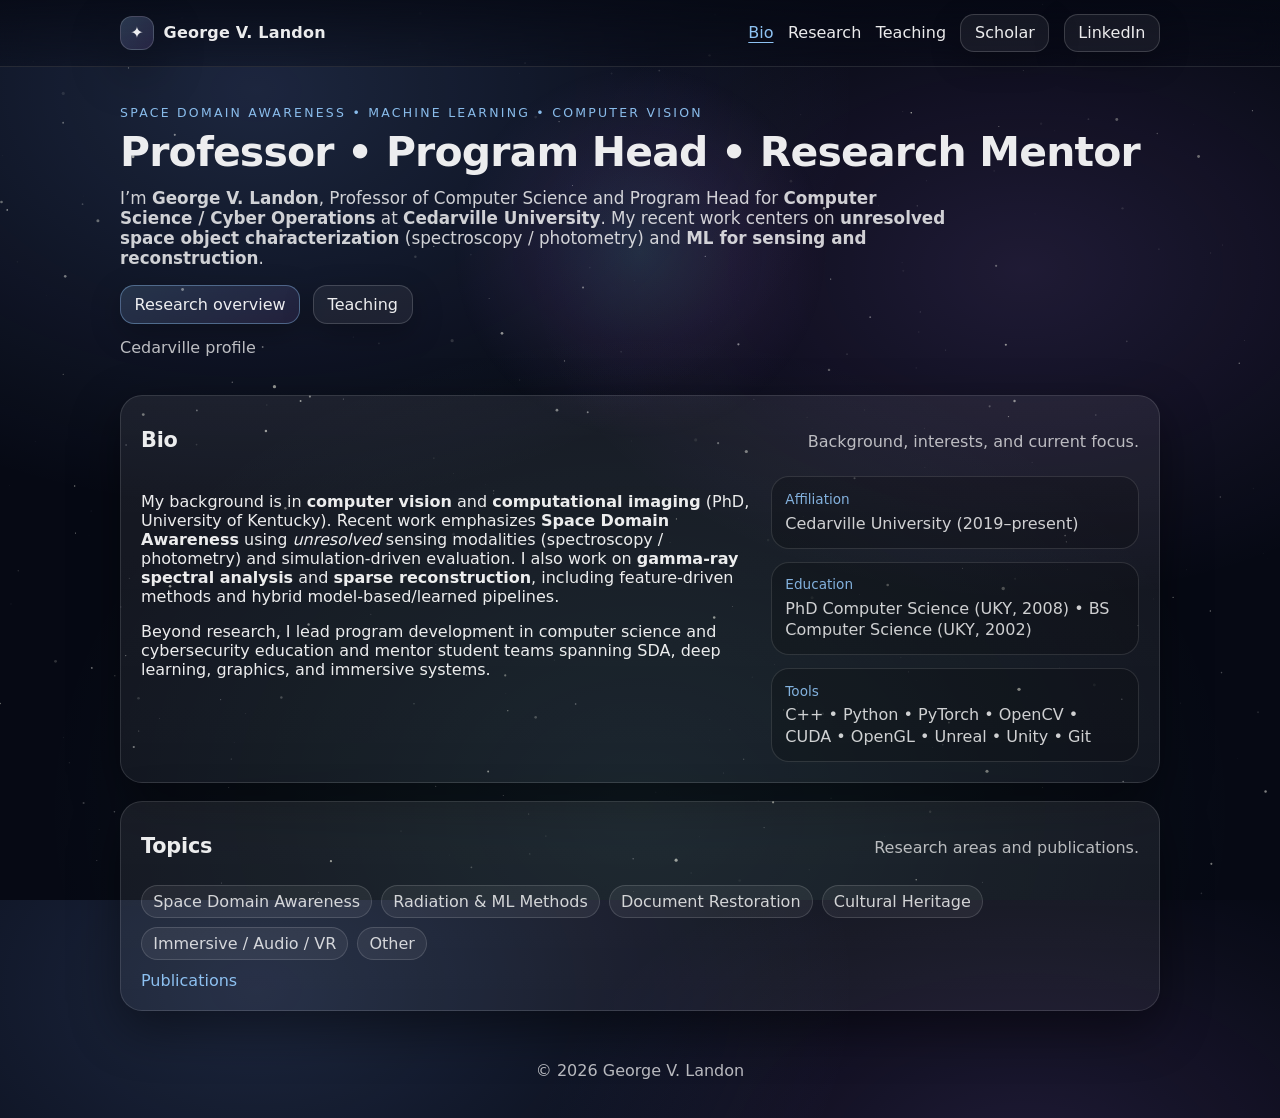
<file: index.html>
<!doctype html>
<html lang="en">
<head>
<!-- Google tag (gtag.js) -->
<script async src="https://www.googletagmanager.com/gtag/js?id=G-XH59N9RR76"></script>
<script>
  window.dataLayer = window.dataLayer || [];
  function gtag(){dataLayer.push(arguments);}
  gtag('js', new Date());

  gtag('config', 'G-XH59N9RR76');
</script>

  <meta charset="utf-8" />
  <meta name="viewport" content="width=device-width, initial-scale=1" />
  <meta name="color-scheme" content="dark" />

  <title>George V. Landon — Bio</title>
  <meta name="description" content="George V. Landon — Professor, program head, and researcher in Space Domain Awareness, machine learning, and computer vision." />

  <meta property="og:title" content="George V. Landon" />
  <meta property="og:description" content="Bio • Research • Teaching" />
  <meta property="og:type" content="website" />

  <link rel="icon" href="data:image/svg+xml,%3Csvg xmlns='http://www.w3.org/2000/svg' viewBox='0 0 64 64'%3E%3Cpath fill='%23b7dbff' d='M32 2l3.6 18.7L54 24.4 38 35.1 41.9 62 32 49.7 22.1 62 26 35.1 10 24.4l18.4-3.7z'/%3E%3C/svg%3E" />

  <link rel="stylesheet" href="styles.css" />
</head>

<body>


  <!-- Background layers -->
  <canvas id="starfield" aria-hidden="true"></canvas>
  <div id="cursorGlow" aria-hidden="true"></div>

  <header class="site-header" id="top">
    <div class="wrap header-inner">
      <a class="brand" href="index.html" aria-label="Home">
        <span class="brand-mark" aria-hidden="true">✦</span>
        <span class="brand-text">George V. Landon</span>
      </a>

      <button class="nav-toggle" type="button" aria-label="Open menu" aria-expanded="false">
        <span aria-hidden="true">☰</span>
      </button>

      <nav class="nav" aria-label="Primary">
        <a data-nav href="index.html">Bio</a>
        <a data-nav href="research.html">Research</a>
        <a data-nav href="teaching.html">Teaching</a>
        <!--<a data-nav href="blog.html">Blog</a>-->
        <a class="btn" href="https://scholar.google.com/citations?hl=en&user=Z_SS2aIAAAAJ" target="_blank" rel="noreferrer">Scholar</a>
        <a class="btn" href="https://www.linkedin.com/in/george-v-landon-jr/" target="_blank" rel="noreferrer">LinkedIn</a>
        <!--<a class="btn" href="https://github.com/georgelandon" target="_blank" rel="noreferrer">GitHub</a>-->
      </nav>
    </div>
  </header>

  <main class="wrap">
    <section class="hero">
      <p class="kicker">Space Domain Awareness • Machine Learning • Computer Vision</p>
      <h1>Professor • Program Head • Research Mentor</h1>
      <p class="lead">
        I’m <strong>George V. Landon</strong>, Professor of Computer Science and Program Head for
        <strong>Computer Science / Cyber Operations</strong> at <strong>Cedarville University</strong>.
        My recent work centers on <strong>unresolved space object characterization</strong> (spectroscopy / photometry)
        and <strong>ML for sensing and reconstruction</strong>.
      </p>

      <div class="hero-actions">
        <a class="btn primary" href="research.html">Research overview</a>
        <a class="btn" href="teaching.html">Teaching</a>
        <!--<a class="btn" href="mailto:@.edu">Email</a>-->
      </div>

      <div class="meta-row">
        <a href="https://www.cedarville.edu/academics/schools/engineering-and-computer-science/faculty/faculty/landon-george" target="_blank" rel="noreferrer">Cedarville profile</a>
        <!--<span class="sep">•</span>
        <a href="https://amostech.com/TechnicalPapers/2025/Poster/Landon.pdf" target="_blank" rel="noreferrer">AMOS 2025 poster</a>
        <span class="sep">•</span>
        <a href="https://www.aiaa-daycin.org/DCASS/list_abs.php" target="_blank" rel="noreferrer">DCASS abstract list</a>-->
      </div>
    </section>

    <section class="card section" id="bio">
      <div class="section-head">
        <h2>Bio</h2>
        <p class="muted">Background, interests, and current focus.</p>
      </div>

      <div class="grid two">
        <div>
          <p>
            My background is in <strong>computer vision</strong> and <strong>computational imaging</strong>
            (PhD, University of Kentucky). Recent work emphasizes <strong>Space Domain Awareness</strong>
            using <em>unresolved</em> sensing modalities (spectroscopy / photometry) and simulation-driven evaluation.
            I also work on <strong>gamma-ray spectral analysis</strong> and <strong>sparse reconstruction</strong>,
            including feature-driven methods and hybrid model-based/learned pipelines.
          </p>
          <p>
            Beyond research, I lead program development in computer science and cybersecurity education and mentor student teams
            spanning SDA, deep learning, graphics, and immersive systems.
          </p>
        </div>

        <div class="callouts">
          <div class="callout">
            <div class="callout-title">Affiliation</div>
            <div class="callout-body">Cedarville University (2019–present)</div>
          </div>
          <div class="callout">
            <div class="callout-title">Education</div>
            <div class="callout-body">PhD Computer Science (UKY, 2008) • BS Computer Science (UKY, 2002)</div>
          </div>
          <div class="callout">
            <div class="callout-title">Tools</div>
            <div class="callout-body">C++ • Python • PyTorch • OpenCV • CUDA • OpenGL • Unreal • Unity • Git</div>
          </div>
        </div>
      </div>
    </section>

    <section class="card section" id="topics">
      <div class="section-head">
        <h2>Topics</h2>
        <p class="muted">Research areas and publications.</p>
      </div>

      <div class="topic-chips">
        <a class="chip" href="research.html#topic-sda">Space Domain Awareness</a>
        <a class="chip" href="research.html#topic-radml">Radiation &amp; ML Methods</a>
        <a class="chip" href="research.html#topic-docs">Document Restoration</a>
        <a class="chip" href="research.html#topic-heritage">Cultural Heritage</a>
        <a class="chip" href="research.html#topic-immersive">Immersive / Audio / VR</a>
        <a class="chip" href="research.html#topic-other">Other</a>
      </div>

      <div class="links" style="margin-top:0.7rem;">
        <a href="research.html#publications">Publications</a>
        <!--a href="bibliography" target="_blank" rel="noreferrer">Download BibTeX</a>-->
      </div>
    </section>

    <footer class="footer">
      <div class="muted">© <span id="year"></span> George V. Landon</div>
    </footer>

    <div id="toast" class="toast" aria-live="polite" aria-atomic="true"></div>
  </main>

  <script src="script.js"></script>
</body>
</html>
</file>
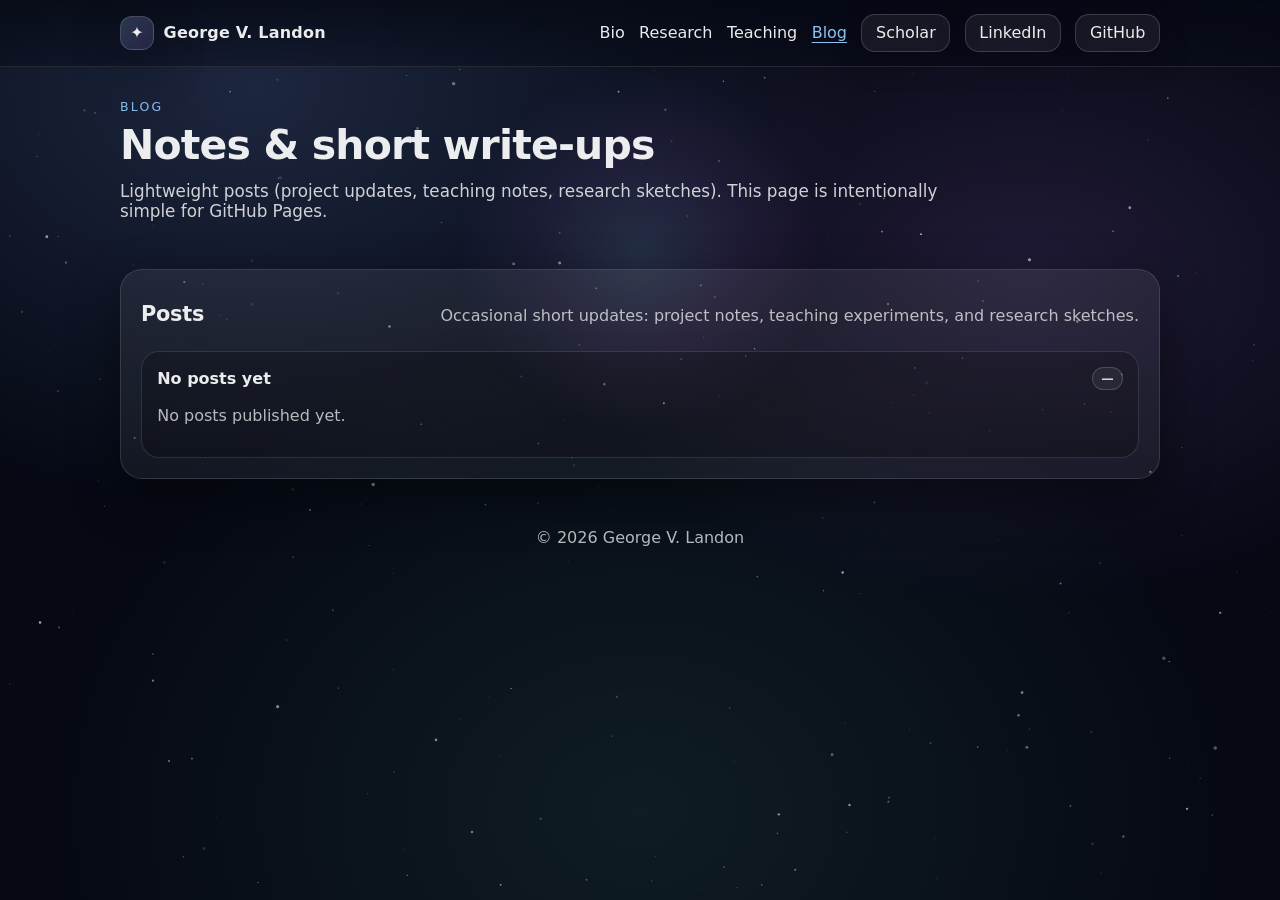
<file: blog.html>
<!doctype html>
<html lang="en">
<head>
  <!-- Google Tag Manager -->
  <script>(function(w,d,s,l,i){w[l]=w[l]||[];w[l].push({'gtm.start':
  new Date().getTime(),event:'gtm.js'});var f=d.getElementsByTagName(s)[0],
  j=d.createElement(s),dl=l!='dataLayer'?'&l='+l:'';j.async=true;j.src=
  'https://www.googletagmanager.com/gtm.js?id='+i+dl;f.parentNode.insertBefore(j,f);
  })(window,document,'script','dataLayer','GTM-N8FRD9ZJ');</script>
  <!-- End Google Tag Manager -->

  <meta charset="utf-8" />
  <meta name="viewport" content="width=device-width, initial-scale=1" />
  <meta name="color-scheme" content="dark" />

  <title>George V. Landon — Blog</title>
  <meta name="description" content="Blog and notes by George V. Landon." />

  <meta property="og:title" content="George V. Landon — Blog" />
  <meta property="og:description" content="Notes, short write-ups, and project updates" />
  <meta property="og:type" content="website" />

  <link rel="icon" href="data:image/svg+xml,%3Csvg xmlns='http://www.w3.org/2000/svg' viewBox='0 0 64 64'%3E%3Cpath fill='%23b7dbff' d='M32 2l3.6 18.7L54 24.4 38 35.1 41.9 62 32 49.7 22.1 62 26 35.1 10 24.4l18.4-3.7z'/%3E%3C/svg%3E" />

  <link rel="stylesheet" href="styles.css" />
</head>

<body>


  <canvas id="starfield" aria-hidden="true"></canvas>
  <div id="cursorGlow" aria-hidden="true"></div>

  <header class="site-header" id="top">
    <div class="wrap header-inner">
      <a class="brand" href="index.html" aria-label="Home">
        <span class="brand-mark" aria-hidden="true">✦</span>
        <span class="brand-text">George V. Landon</span>
      </a>

      <button class="nav-toggle" type="button" aria-label="Open menu" aria-expanded="false">
        <span aria-hidden="true">☰</span>
      </button>

      <nav class="nav" aria-label="Primary">
        <a data-nav href="index.html">Bio</a>
        <a data-nav href="research.html">Research</a>
        <a data-nav href="teaching.html">Teaching</a>
        <a data-nav href="blog.html">Blog</a>
        <a class="btn" href="https://scholar.google.com/citations?hl=en&user=Z_SS2aIAAAAJ" target="_blank" rel="noreferrer">Scholar</a>
        <a class="btn" href="https://www.linkedin.com/in/george-v-landon-jr/" target="_blank" rel="noreferrer">LinkedIn</a>
        <a class="btn" href="https://github.com/georgelandon" target="_blank" rel="noreferrer">GitHub</a>
      </nav>
    </div>
  </header>

  <main class="wrap">
    <section class="hero hero-compact">
      <p class="kicker">Blog</p>
      <h1>Notes &amp; short write-ups</h1>
      <p class="lead">
        Lightweight posts (project updates, teaching notes, research sketches). This page is intentionally simple for GitHub Pages.
      </p>
    </section>

    <section class="card section" id="posts">
      <div class="section-head">
        <h2>Posts</h2>
        <p class="muted">Occasional short updates: project notes, teaching experiments, and research sketches.</p>
      </div>

      <div class="blog-list">
        <article class="item">
          <div class="item-title">
            <span>No posts yet</span>
            <span class="tag">—</span>
          </div>
          <p class="muted">No posts published yet.</p>
        </article>
      </div>
    </section>

    <footer class="footer">
      <div class="muted">© <span id="year"></span> George V. Landon</div>
    </footer>

    <div id="toast" class="toast" aria-live="polite" aria-atomic="true"></div>
  </main>

  <script src="script.js"></script>
</body>
</html>
</file>
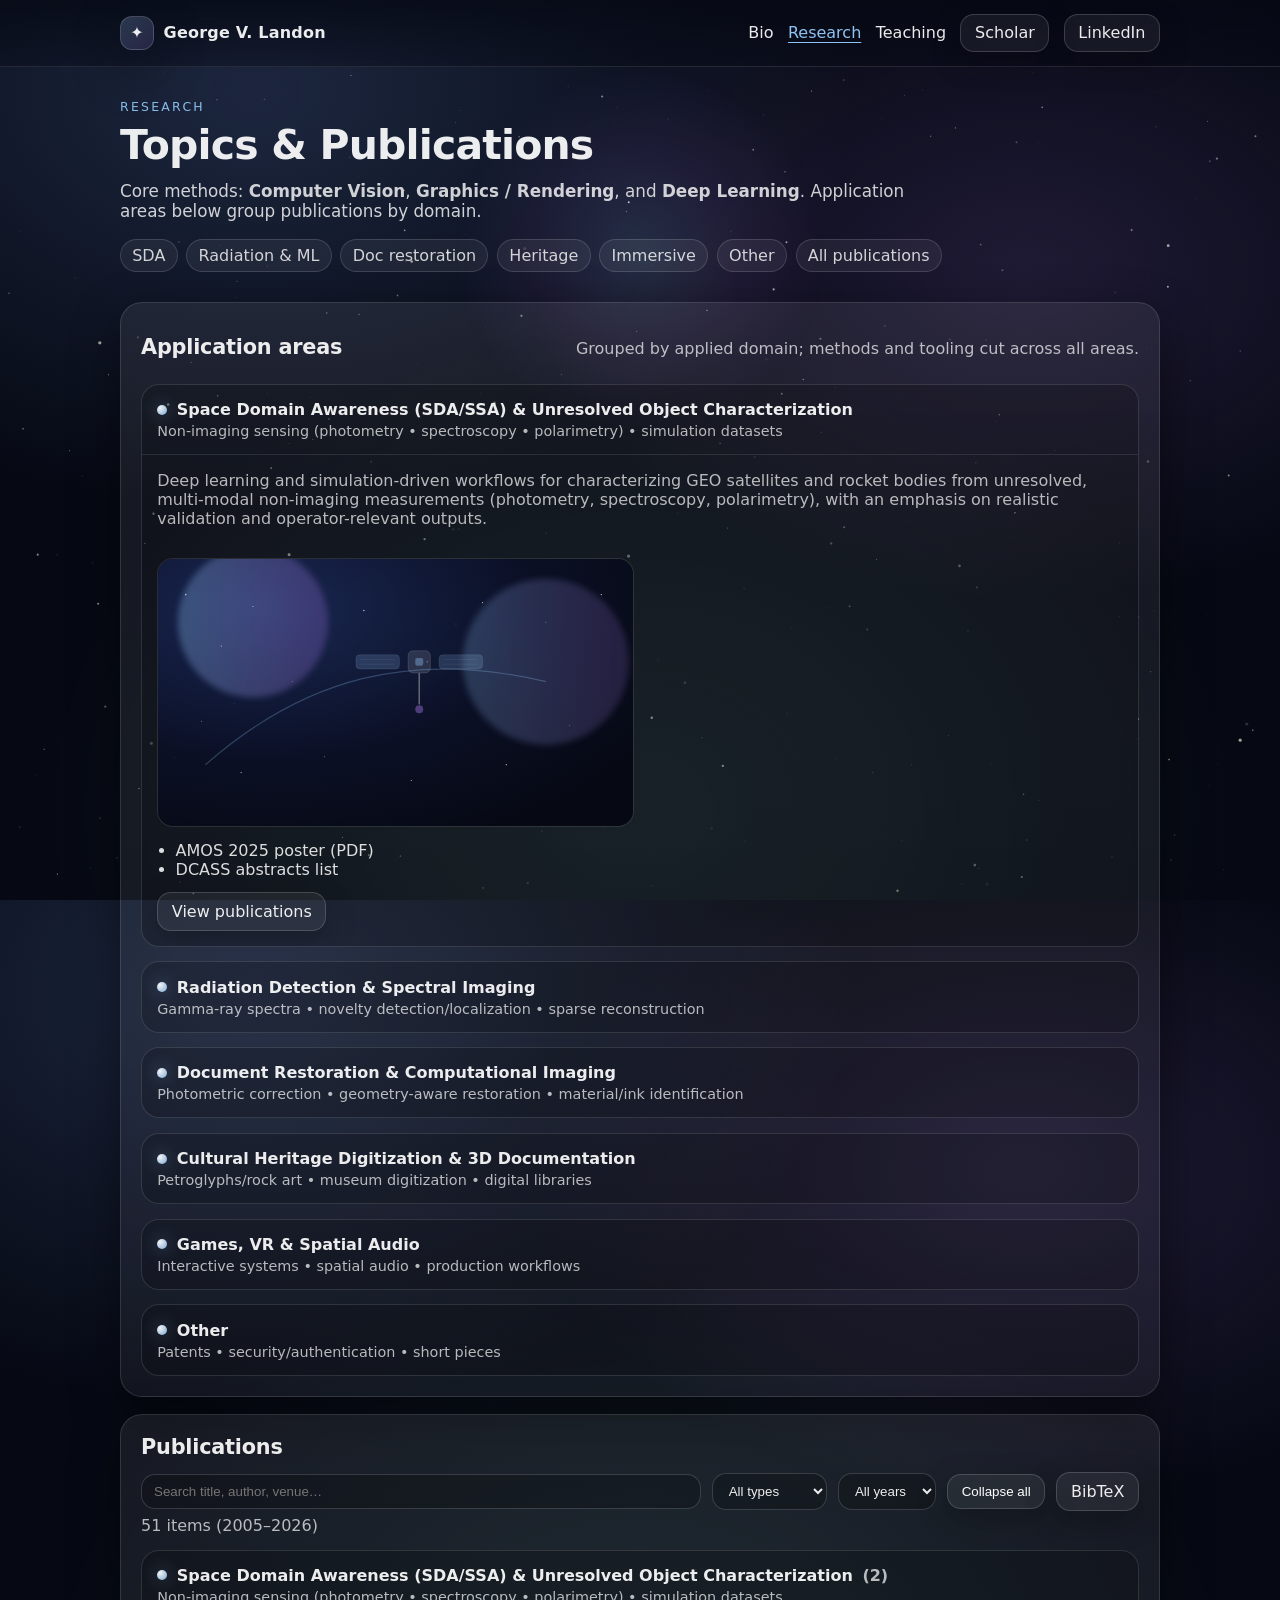
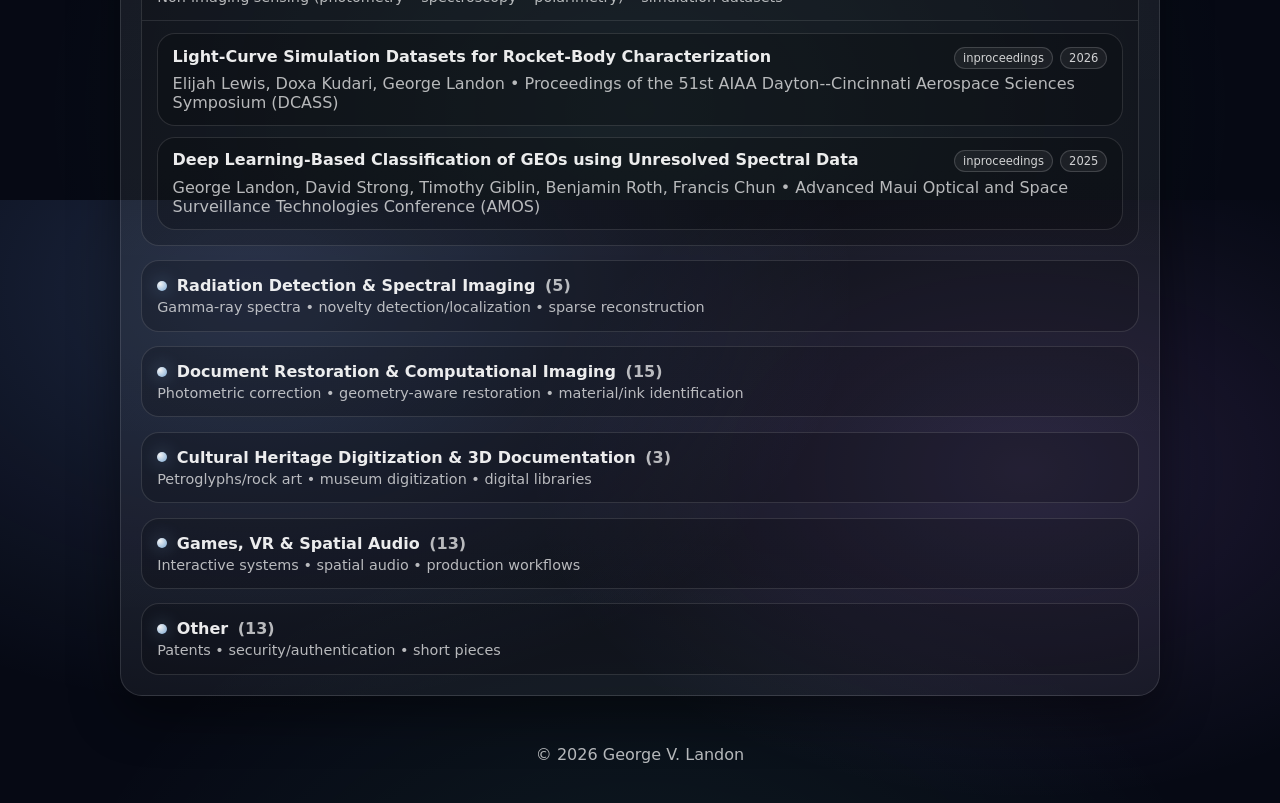
<file: research.html>
<!doctype html>
<html lang="en">
<head>
<!-- Google tag (gtag.js) -->
<script async src="https://www.googletagmanager.com/gtag/js?id=G-XH59N9RR76"></script>
<script>
  window.dataLayer = window.dataLayer || [];
  function gtag(){dataLayer.push(arguments);}
  gtag('js', new Date());

  gtag('config', 'G-XH59N9RR76');
</script>

  <meta charset="utf-8" />
  <meta name="viewport" content="width=device-width, initial-scale=1" />
  <meta name="color-scheme" content="dark" />

  <title>George V. Landon — Research</title>
  <meta name="description" content="Research topics and publications for George V. Landon." />

  <meta property="og:title" content="George V. Landon — Research" />
  <meta property="og:description" content="Topics and publications" />
  <meta property="og:type" content="website" />

  <link rel="icon" href="data:image/svg+xml,%3Csvg xmlns='http://www.w3.org/2000/svg' viewBox='0 0 64 64'%3E%3Cpath fill='%23b7dbff' d='M32 2l3.6 18.7L54 24.4 38 35.1 41.9 62 32 49.7 22.1 62 26 35.1 10 24.4l18.4-3.7z'/%3E%3C/svg%3E" />

  <link rel="stylesheet" href="styles.css" />
</head>

<body>

  <canvas id="starfield" aria-hidden="true"></canvas>
  <div id="cursorGlow" aria-hidden="true"></div>

  <header class="site-header" id="top">
    <div class="wrap header-inner">
      <a class="brand" href="index.html" aria-label="Home">
        <span class="brand-mark" aria-hidden="true">✦</span>
        <span class="brand-text">George V. Landon</span>
      </a>

      <button class="nav-toggle" type="button" aria-label="Open menu" aria-expanded="false">
        <span aria-hidden="true">☰</span>
      </button>

      <nav class="nav" aria-label="Primary">
        <a data-nav href="index.html">Bio</a>
        <a data-nav href="research.html">Research</a>
        <a data-nav href="teaching.html">Teaching</a>
        <!--<a data-nav href="blog.html">Blog</a>-->
        <a class="btn" href="https://scholar.google.com/citations?hl=en&user=Z_SS2aIAAAAJ" target="_blank" rel="noreferrer">Scholar</a>
        <a class="btn" href="https://www.linkedin.com/in/george-v-landon-jr/" target="_blank" rel="noreferrer">LinkedIn</a>
        <!-- <a class="btn" href="https://github.com/georgelandon" target="_blank" rel="noreferrer">GitHub</a>-->
      </nav>
    </div>
  </header>

  <main class="wrap">
    <section class="hero hero-compact">
      <p class="kicker">Research</p>
      <h1>Topics &amp; Publications</h1>
      <p class="lead">
        Core methods: <strong>Computer Vision</strong>, <strong>Graphics / Rendering</strong>, and <strong>Deep Learning</strong>.
        Application areas below group publications by domain.
        <!--Topic buckets (with descriptions and images) are defined in <code>topics</code>.
        Publications are generated from <code>bibliography</code> and displayed as collapsible entries.-->
      </p>

      <div id="topicChips" class="topic-chips">
        <a class="chip" href="#publications">All publications</a>
      </div>
    </section>

    <section class="card section" id="topics">
      <div class="section-head">
        <h2>Application areas</h2>
        <p class="muted">Grouped by applied domain; methods and tooling cut across all areas.</p>
        <!--<p class="muted"> to update descriptions and images. Place images in <code>assets/topics/</code>.</p>-->
      </div>

      <div id="topicsList" class="research">
        <div class="muted">Loading topics…</div>
      </div>
    </section>

    <section class="card section" id="publications">
      <div class="section-head">
        <h2>Publications</h2>
        <!--<p class="muted">All items from <code>bibliography</code>, grouped by topic and displayed as collapsible entries.</p>-->
      </div>

      <div class="pub-controls" role="region" aria-label="Publication filters">
        <input id="pubSearch" class="pub-input" type="search" placeholder="Search title, author, venue…" autocomplete="off" />

        <select id="pubType" class="pub-select" aria-label="Filter by type">
          <option value="all">All types</option>
          <option value="article">Article</option>
          <option value="inproceedings">Conference</option>
          <option value="phdthesis">Thesis</option>
          <option value="misc">Misc</option>
          <option value="patent">Patent</option>
        </select>

        <select id="pubYear" class="pub-select" aria-label="Filter by year">
          <option value="all">All years</option>
        </select>

        <button id="collapseAll" class="btn" type="button">Collapse all</button>
        <a class="btn" href="bibliography" target="_blank" rel="noreferrer">BibTeX</a>
      </div>

      <div id="pubStats" class="muted pub-stats" aria-live="polite"></div>

      <div id="pubTopics" class="pub-topics">
        <div class="muted">Loading publications…</div>
      </div>
    </section>

    <footer class="footer">
      <div class="muted">© <span id="year"></span> George V. Landon</div>
    </footer>

    <div id="toast" class="toast" aria-live="polite" aria-atomic="true"></div>
  </main>

  <script src="script.js"></script>
  <script src="publications.js"></script>
</body>
</html>
</file>
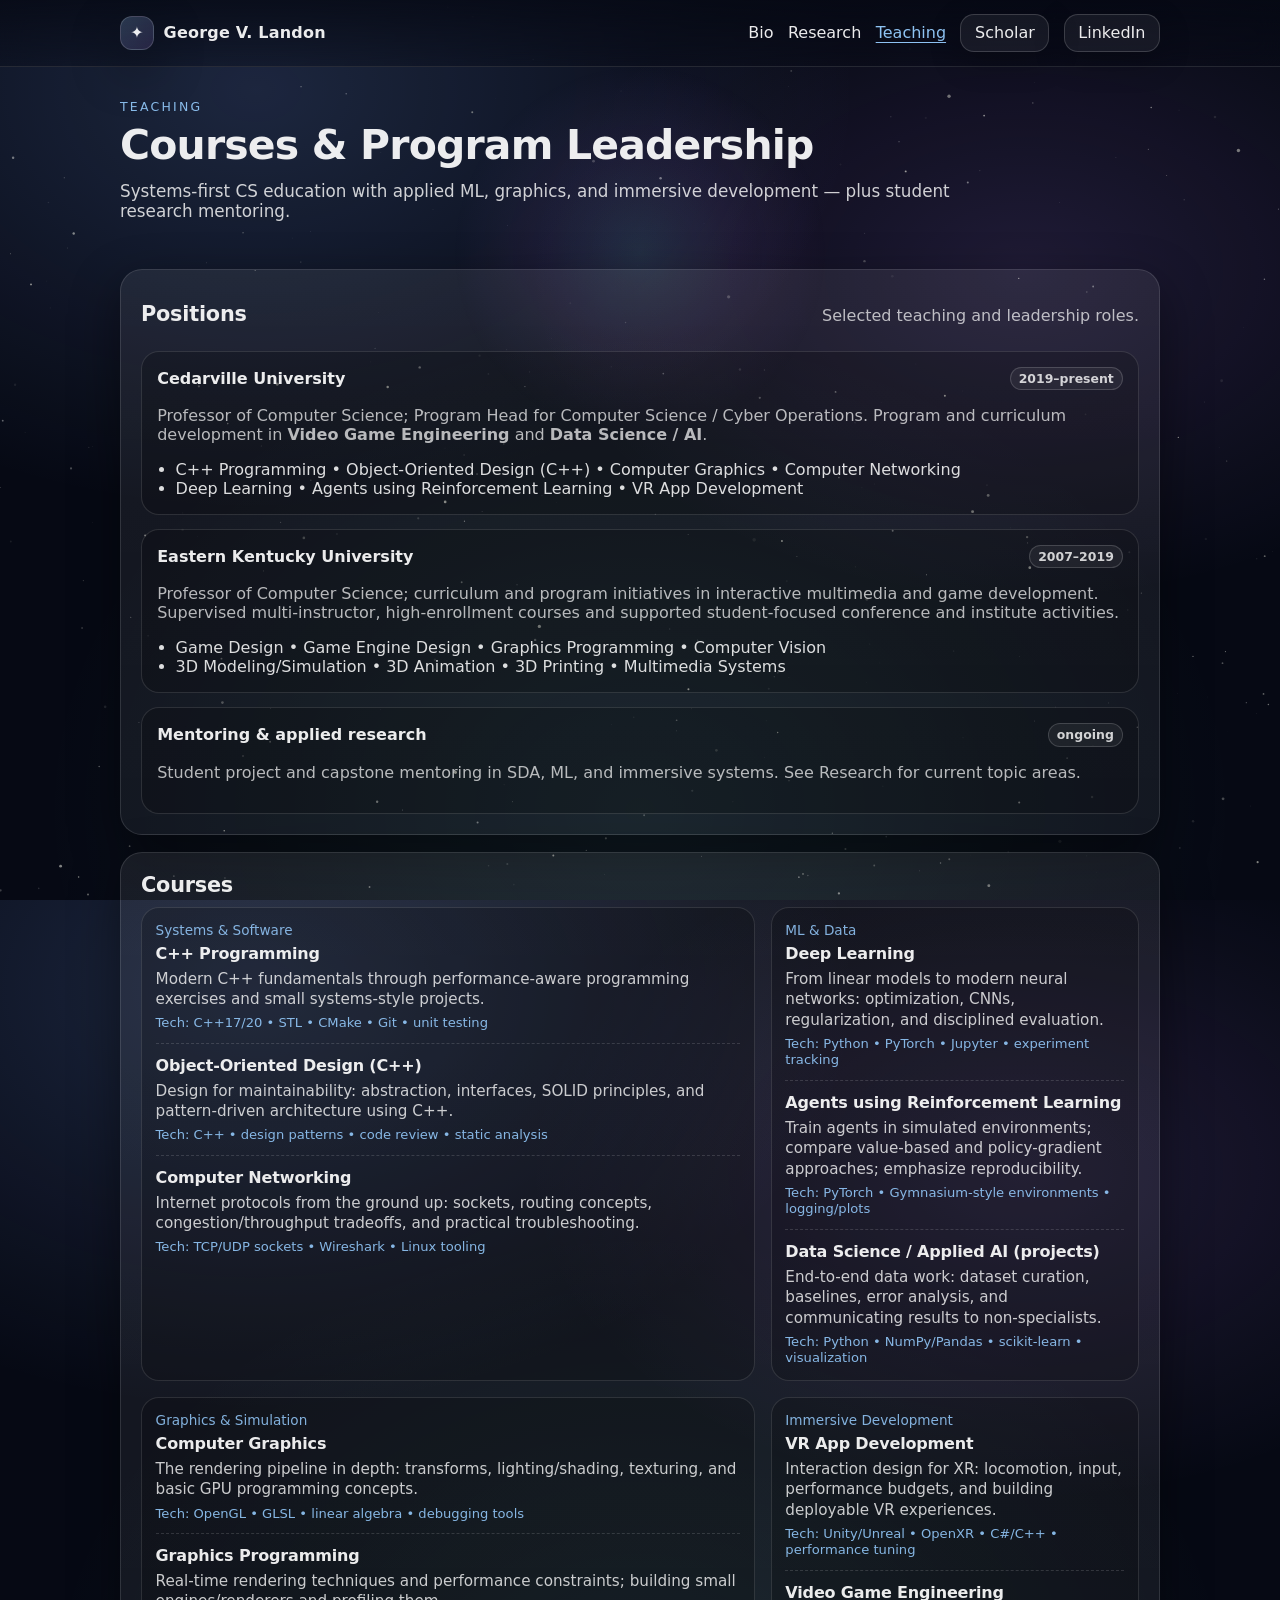
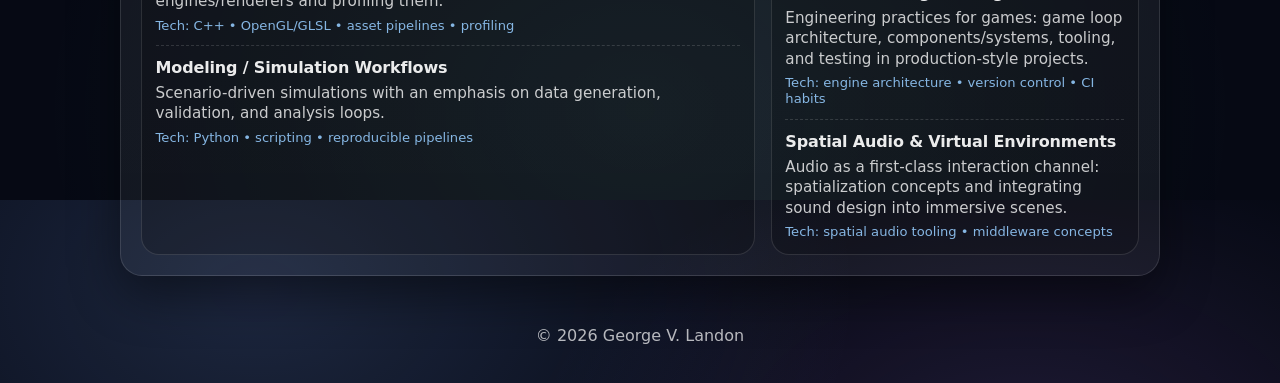
<file: teaching.html>
<!doctype html>
<html lang="en">
<head>
<!-- Google tag (gtag.js) -->
<script async src="https://www.googletagmanager.com/gtag/js?id=G-XH59N9RR76"></script>
<script>
  window.dataLayer = window.dataLayer || [];
  function gtag(){dataLayer.push(arguments);}
  gtag('js', new Date());

  gtag('config', 'G-XH59N9RR76');
</script>
  <meta charset="utf-8" />
  <meta name="viewport" content="width=device-width, initial-scale=1" />
  <meta name="color-scheme" content="dark" />

  <title>George V. Landon — Teaching</title>
  <meta name="description" content="Teaching and program leadership for George V. Landon." />

  <meta property="og:title" content="George V. Landon — Teaching" />
  <meta property="og:description" content="Courses, program leadership, and mentoring" />
  <meta property="og:type" content="website" />

  <link rel="icon" href="data:image/svg+xml,%3Csvg xmlns='http://www.w3.org/2000/svg' viewBox='0 0 64 64'%3E%3Cpath fill='%23b7dbff' d='M32 2l3.6 18.7L54 24.4 38 35.1 41.9 62 32 49.7 22.1 62 26 35.1 10 24.4l18.4-3.7z'/%3E%3C/svg%3E" />

  <link rel="stylesheet" href="styles.css" />
</head>

<body>


  <canvas id="starfield" aria-hidden="true"></canvas>
  <div id="cursorGlow" aria-hidden="true"></div>

  <header class="site-header" id="top">
    <div class="wrap header-inner">
      <a class="brand" href="index.html" aria-label="Home">
        <span class="brand-mark" aria-hidden="true">✦</span>
        <span class="brand-text">George V. Landon</span>
      </a>

      <button class="nav-toggle" type="button" aria-label="Open menu" aria-expanded="false">
        <span aria-hidden="true">☰</span>
      </button>

      <nav class="nav" aria-label="Primary">
        <a data-nav href="index.html">Bio</a>
        <a data-nav href="research.html">Research</a>
        <a data-nav href="teaching.html">Teaching</a>
        <!--<a data-nav href="blog.html">Blog</a>-->
        <a class="btn" href="https://scholar.google.com/citations?hl=en&user=Z_SS2aIAAAAJ" target="_blank" rel="noreferrer">Scholar</a>
        <a class="btn" href="https://www.linkedin.com/in/george-v-landon-jr/" target="_blank" rel="noreferrer">LinkedIn</a>
        <!--<a class="btn" href="https://github.com/georgelandon" target="_blank" rel="noreferrer">GitHub</a>-->
      </nav>
    </div>
  </header>

  <main class="wrap">
    <section class="hero hero-compact">
      <p class="kicker">Teaching</p>
      <h1>Courses &amp; Program Leadership</h1>
      <p class="lead">
        Systems-first CS education with applied ML, graphics, and immersive development — plus student research mentoring.
      </p>
    </section>

    <section class="card section" id="teaching">
      <div class="section-head">
        <h2>Positions</h2>
        <p class="muted">Selected teaching and leadership roles.</p>
      </div>

      <div class="teaching-list">
        <article class="item">
          <div class="item-title">
            <span>Cedarville University</span>
            <span class="tag">2019–present</span>
          </div>
          <p class="muted">
            Professor of Computer Science; Program Head for Computer Science / Cyber Operations.
            Program and curriculum development in <strong>Video Game Engineering</strong> and <strong>Data Science / AI</strong>.
          </p>
          <ul class="list">
            <li>C++ Programming • Object-Oriented Design (C++) • Computer Graphics • Computer Networking</li>
            <li>Deep Learning • Agents using Reinforcement Learning • VR App Development</li>
          </ul>
        </article>

        <article class="item">
          <div class="item-title">
            <span>Eastern Kentucky University</span>
            <span class="tag">2007–2019</span>
          </div>
          <p class="muted">
            Professor of Computer Science; curriculum and program initiatives in interactive multimedia and game development.
            Supervised multi-instructor, high-enrollment courses and supported student-focused conference and institute activities.
          </p>
          <ul class="list">
            <li>Game Design • Game Engine Design • Graphics Programming • Computer Vision</li>
            <li>3D Modeling/Simulation • 3D Animation • 3D Printing • Multimedia Systems</li>
          </ul>
        </article>

        <article class="item">
          <div class="item-title">
            <span>Mentoring &amp; applied research</span>
            <span class="tag">ongoing</span>
          </div>
          <p class="muted">
            Student project and capstone mentoring in SDA, ML, and immersive systems.
            See <a href="research.html">Research</a> for current topic areas.
          </p>
        </article>
      </div>
    </section>

    <section class="card section" id="courses">
      <div class="section-head">
        <h2>Courses</h2>
        <!--<p class="muted">A compact view of recurring course threads.</p>-->
      </div>

      <div class="grid two">
          <div class="callout">
            <div class="callout-title">Systems &amp; Software</div>
            <div class="callout-body">
              <div class="course">
                <div class="course-name">C++ Programming</div>
                <div class="course-desc">Modern C++ fundamentals through performance-aware programming exercises and small systems-style projects.</div>
                <div class="course-tech">Tech: C++17/20 • STL • CMake • Git • unit testing</div>
              </div>
              <div class="course">
                <div class="course-name">Object-Oriented Design (C++)</div>
                <div class="course-desc">Design for maintainability: abstraction, interfaces, SOLID principles, and pattern-driven architecture using C++.</div>
                <div class="course-tech">Tech: C++ • design patterns • code review • static analysis</div>
              </div>
              <div class="course">
                <div class="course-name">Computer Networking</div>
                <div class="course-desc">Internet protocols from the ground up: sockets, routing concepts, congestion/throughput tradeoffs, and practical troubleshooting.</div>
                <div class="course-tech">Tech: TCP/UDP sockets • Wireshark • Linux tooling</div>
              </div>
            </div>
          </div>
        
          <div class="callout">
            <div class="callout-title">ML &amp; Data</div>
            <div class="callout-body">
              <div class="course">
                <div class="course-name">Deep Learning</div>
                <div class="course-desc">From linear models to modern neural networks: optimization, CNNs, regularization, and disciplined evaluation.</div>
                <div class="course-tech">Tech: Python • PyTorch • Jupyter • experiment tracking</div>
              </div>
              <div class="course">
                <div class="course-name">Agents using Reinforcement Learning</div>
                <div class="course-desc">Train agents in simulated environments; compare value-based and policy-gradient approaches; emphasize reproducibility.</div>
                <div class="course-tech">Tech: PyTorch • Gymnasium-style environments • logging/plots</div>
              </div>
              <div class="course">
                <div class="course-name">Data Science / Applied AI (projects)</div>
                <div class="course-desc">End-to-end data work: dataset curation, baselines, error analysis, and communicating results to non-specialists.</div>
                <div class="course-tech">Tech: Python • NumPy/Pandas • scikit-learn • visualization</div>
              </div>
            </div>
          </div>
        
          <div class="callout">
            <div class="callout-title">Graphics &amp; Simulation</div>
            <div class="callout-body">
              <div class="course">
                <div class="course-name">Computer Graphics</div>
                <div class="course-desc">The rendering pipeline in depth: transforms, lighting/shading, texturing, and basic GPU programming concepts.</div>
                <div class="course-tech">Tech: OpenGL • GLSL • linear algebra • debugging tools</div>
              </div>
              <div class="course">
                <div class="course-name">Graphics Programming</div>
                <div class="course-desc">Real-time rendering techniques and performance constraints; building small engines/renderers and profiling them.</div>
                <div class="course-tech">Tech: C++ • OpenGL/GLSL • asset pipelines • profiling</div>
              </div>
              <div class="course">
                <div class="course-name">Modeling / Simulation Workflows</div>
                <div class="course-desc">Scenario-driven simulations with an emphasis on data generation, validation, and analysis loops.</div>
                <div class="course-tech">Tech: Python • scripting • reproducible pipelines</div>
              </div>
            </div>
          </div>
        
          <div class="callout">
            <div class="callout-title">Immersive Development</div>
            <div class="callout-body">
              <div class="course">
                <div class="course-name">VR App Development</div>
                <div class="course-desc">Interaction design for XR: locomotion, input, performance budgets, and building deployable VR experiences.</div>
                <div class="course-tech">Tech: Unity/Unreal • OpenXR • C#/C++ • performance tuning</div>
              </div>
              <div class="course">
                <div class="course-name">Video Game Engineering</div>
                <div class="course-desc">Engineering practices for games: game loop architecture, components/systems, tooling, and testing in production-style projects.</div>
                <div class="course-tech">Tech: engine architecture • version control • CI habits</div>
              </div>
              <div class="course">
                <div class="course-name">Spatial Audio &amp; Virtual Environments</div>
                <div class="course-desc">Audio as a first-class interaction channel: spatialization concepts and integrating sound design into immersive scenes.</div>
                <div class="course-tech">Tech: spatial audio tooling • middleware concepts</div>
              </div>
            </div>
          </div>
      </div>
    </section>

    <footer class="footer">
      <div class="muted">© <span id="year"></span> George V. Landon</div>
    </footer>

    <div id="toast" class="toast" aria-live="polite" aria-atomic="true"></div>
  </main>

  <script src="script.js"></script>
</body>
</html>
</file>
<file: styles.css>
/* ====== Base ====== */
:root{
  --bg: #060914;
  --panel: rgba(255,255,255,0.06);
  --panel2: rgba(255,255,255,0.10);
  --text: rgba(255,255,255,0.92);
  --muted: rgba(255,255,255,0.70);
  --line: rgba(255,255,255,0.12);
  --accent: rgba(150, 205, 255, 0.95);
  --accent2: rgba(186, 132, 255, 0.85);
  --shadow: 0 18px 50px rgba(0,0,0,0.45);
}

* { box-sizing: border-box; }
html, body { height: 100%; }
body{
  margin: 0;
  font-family: ui-sans-serif, system-ui, -apple-system, Segoe UI, Roboto, Helvetica, Arial, "Apple Color Emoji","Segoe UI Emoji";
  color: var(--text);
  background:
    radial-gradient(1000px 700px at 20% 10%, rgba(130,170,255,0.18), transparent 60%),
    radial-gradient(900px 600px at 80% 30%, rgba(186,132,255,0.14), transparent 55%),
    radial-gradient(1000px 800px at 50% 90%, rgba(120,255,220,0.08), transparent 60%),
    var(--bg);
  overflow-x: hidden;
}

a { color: inherit; text-decoration: none; }
a:hover { text-decoration: underline; text-underline-offset: 3px; }

.wrap{
  width: min(1040px, calc(100% - 2rem));
  margin: 0 auto;
}

.muted { color: var(--muted); }
.sep { opacity: 0.6; padding: 0 0.35rem; }

/* ====== Background Layers ====== */
#starfield{
  position: fixed;
  inset: 0;
  z-index: -2;
  width: 100%;
  height: 100%;
}

#cursorGlow{
  position: fixed;
  inset: 0;
  z-index: -1;
  pointer-events: none;
  background:
    radial-gradient(260px 260px at var(--gx, 50%) var(--gy, 28%),
      rgba(150, 205, 255, 0.14),
      rgba(186, 132, 255, 0.08) 35%,
      transparent 72%);
  transition: background 80ms linear;
}

@media (prefers-reduced-motion: reduce){
  #cursorGlow{
    transition: none;
    background:
      radial-gradient(260px 260px at 50% 25%,
        rgba(150, 205, 255, 0.10),
        rgba(186, 132, 255, 0.05) 35%,
        transparent 72%);
  }
}

/* ====== Header / Nav ====== */
.site-header{
  position: sticky;
  top: 0;
  z-index: 10;
  backdrop-filter: blur(12px);
  background: linear-gradient(to bottom, rgba(6,9,20,0.78), rgba(6,9,20,0.34));
  border-bottom: 1px solid var(--line);
}

.header-inner{
  display: flex;
  align-items: center;
  justify-content: space-between;
  padding: 0.85rem 0;
  gap: 1rem;
}

.brand{
  display: flex;
  align-items: center;
  gap: 0.6rem;
  font-weight: 700;
  letter-spacing: 0.2px;
}

.brand-mark{
  display: inline-grid;
  place-items: center;
  width: 34px;
  height: 34px;
  border-radius: 12px;
  background: linear-gradient(145deg, rgba(150,205,255,0.22), rgba(186,132,255,0.14));
  border: 1px solid rgba(255,255,255,0.16);
  box-shadow: var(--shadow);
}

.nav{
  display: flex;
  align-items: center;
  gap: 0.9rem;
  flex-wrap: wrap;
  justify-content: flex-end;
}

.nav-toggle{
  display: none;
  border: 1px solid rgba(255,255,255,0.16);
  background: rgba(255,255,255,0.06);
  color: var(--text);
  border-radius: 14px;
  padding: 0.55rem 0.8rem;
  box-shadow: 0 10px 30px rgba(0,0,0,0.25);
}

.btn{
  display: inline-flex;
  align-items: center;
  justify-content: center;
  padding: 0.55rem 0.85rem;
  border-radius: 14px;
  border: 1px solid rgba(255,255,255,0.16);
  background: rgba(255,255,255,0.06);
  box-shadow: 0 10px 30px rgba(0,0,0,0.25);
  text-decoration: none !important;
}

.btn:hover{ background: rgba(255,255,255,0.09); }

.btn.primary{
  border-color: rgba(150,205,255,0.38);
  background: linear-gradient(145deg, rgba(150,205,255,0.16), rgba(186,132,255,0.10));
}

/* Mobile menu state */
body.nav-open .nav{
  display: flex;
}

/* ====== Sections ====== */
.hero{ padding: 2.4rem 0 1.25rem; }

.kicker{
  color: rgba(150,205,255,0.9);
  letter-spacing: 0.18em;
  text-transform: uppercase;
  font-size: 0.78rem;
  margin: 0 0 0.6rem;
}

.hero h1{
  margin: 0;
  font-size: clamp(2rem, 3.2vw, 3.0rem);
  line-height: 1.08;
  letter-spacing: -0.02em;
}

.lead{
  margin: 0.85rem 0 1.1rem;
  font-size: 1.05rem;
  color: rgba(255,255,255,0.80);
  max-width: 78ch;
}

.hero-actions{
  display: flex;
  gap: 0.8rem;
  flex-wrap: wrap;
  margin: 0.6rem 0 0.9rem;
}

.meta-row{
  display: flex;
  flex-wrap: wrap;
  gap: 0.35rem;
  color: rgba(255,255,255,0.72);
}

.section{ margin: 1.1rem 0; padding: 1.25rem; }

.card{
  background: linear-gradient(180deg, rgba(255,255,255,0.07), rgba(255,255,255,0.05));
  border: 1px solid rgba(255,255,255,0.12);
  border-radius: 22px;
  box-shadow: var(--shadow);
}

.section-head{
  display: flex;
  align-items: baseline;
  justify-content: space-between;
  gap: 1rem;
  flex-wrap: wrap;
  margin-bottom: 0.6rem;
}

.section h2{
  margin: 0;
  font-size: 1.3rem;
  letter-spacing: -0.01em;
}

.grid{ display: grid; gap: 1rem; }
.grid.two{ grid-template-columns: 1.25fr 0.75fr; }

.callouts{ display: grid; gap: 0.8rem; }

.callout{
  padding: 0.85rem;
  border-radius: 18px;
  border: 1px solid rgba(255,255,255,0.12);
  background: rgba(0,0,0,0.20);
}

.callout-title{
  font-size: 0.85rem;
  color: rgba(150,205,255,0.85);
  margin-bottom: 0.35rem;
}

.callout-body{ color: rgba(255,255,255,0.80); line-height: 1.35; }

.teaching-list{ display: grid; gap: 0.9rem; }

.item{
  padding: 0.95rem;
  border-radius: 18px;
  border: 1px solid rgba(255,255,255,0.12);
  background: rgba(0,0,0,0.20);
}

.item-title{
  display: flex;
  justify-content: space-between;
  align-items: center;
  gap: 1rem;
  font-weight: 700;
}

.tag{
  font-size: 0.78rem;
  padding: 0.2rem 0.5rem;
  border-radius: 999px;
  border: 1px solid rgba(255,255,255,0.16);
  background: rgba(255,255,255,0.06);
  color: rgba(255,255,255,0.80);
}

.links{
  display: flex;
  flex-wrap: wrap;
  gap: 0.8rem;
  margin-top: 0.55rem;
  color: rgba(150,205,255,0.92);
}

.research{ display: grid; gap: 0.9rem; margin-top: 0.5rem; }

.panel{
  border-radius: 18px;
  border: 1px solid rgba(255,255,255,0.12);
  background: rgba(0,0,0,0.18);
  overflow: clip;
}

.panel summary{
  cursor: pointer;
  list-style: none;
  padding: 0.95rem;
  display: grid;
  gap: 0.25rem;
}

.panel summary::-webkit-details-marker{ display:none; }

.panel-title{
  display: flex;
  align-items: center;
  gap: 0.6rem;
  font-weight: 800;
}

.panel-dot{
  width: 10px;
  height: 10px;
  border-radius: 999px;
  background: radial-gradient(circle at 30% 30%, rgba(255,255,255,0.95), rgba(150,205,255,0.80));
  box-shadow: 0 0 18px rgba(150,205,255,0.45);
}

.panel-meta{ font-size: 0.9rem; }

.panel-body{
  padding: 0 0.95rem 0.95rem;
  border-top: 1px solid rgba(255,255,255,0.10);
}

.panel h3{
  margin: 0.8rem 0 0.35rem;
  font-size: 1.0rem;
  color: rgba(255,255,255,0.90);
}

.list{ margin: 0; padding-left: 1.15rem; color: rgba(255,255,255,0.86); }

.footer{ padding: 2rem 0 2.4rem; text-align: center; }


/* ====== Publications ====== */
.pub-controls{
  display: flex;
  flex-wrap: wrap;
  gap: 0.7rem;
  align-items: center;
  margin: 0.8rem 0 0.35rem;
}

.pub-input,
.pub-select{
  padding: 0.55rem 0.75rem;
  border-radius: 14px;
  border: 1px solid rgba(255,255,255,0.16);
  background: rgba(0,0,0,0.22);
  color: var(--text);
  outline: none;
}

.pub-input{ flex: 1 1 320px; min-width: 240px; }
.pub-select{ flex: 0 0 auto; }

.pub-input:focus,
.pub-select:focus{
  border-color: rgba(150,205,255,0.38);
  box-shadow: 0 0 0 3px rgba(150,205,255,0.12);
}

.pub-stats{ margin-top: 0.2rem; }

.pub-list{ margin-top: 0.8rem; display: grid; gap: 0.75rem; }

.pub-year{
  margin: 0.8rem 0 0.1rem;
  font-size: 1.0rem;
  letter-spacing: 0.08em;
  text-transform: uppercase;
  color: rgba(150,205,255,0.82);
}

.pub{
  padding: 0.95rem;
  border-radius: 18px;
  border: 1px solid rgba(255,255,255,0.12);
  background: rgba(0,0,0,0.20);
}

.pub-top{
  display: flex;
  align-items: flex-start;
  justify-content: space-between;
  gap: 0.8rem;
}

.pub-title{
  font-weight: 800;
  line-height: 1.25;
}

.pub-title:hover{ text-decoration: underline; text-underline-offset: 3px; }

.pub-badges{ display: flex; gap: 0.45rem; flex-wrap: wrap; justify-content: flex-end; }

.badge{
  font-size: 0.72rem;
  padding: 0.18rem 0.5rem;
  border-radius: 999px;
  border: 1px solid rgba(255,255,255,0.16);
  background: rgba(255,255,255,0.06);
  color: rgba(255,255,255,0.80);
}

.pub-meta{ margin-top: 0.45rem; display: grid; gap: 0.12rem; }
.pub-authors{ color: rgba(255,255,255,0.84); }

.pub-actions{
  margin-top: 0.6rem;
  display: flex;
  flex-wrap: wrap;
  gap: 0.6rem;
}

.pub-action{
  border: 1px solid rgba(255,255,255,0.16);
  background: rgba(255,255,255,0.06);
  color: var(--text);
  border-radius: 999px;
  padding: 0.35rem 0.65rem;
  font-size: 0.82rem;
  cursor: pointer;
  text-decoration: none;
}

.pub-action:hover{ background: rgba(255,255,255,0.09); }

.pub-bib{
  margin-top: 0.65rem;
  border-top: 1px solid rgba(255,255,255,0.10);
  padding-top: 0.55rem;
}

.pub-bib summary{
  cursor: pointer;
  list-style: none;
  font-weight: 650;
  color: rgba(150,205,255,0.92);
}

.pub-bib summary::-webkit-details-marker{ display:none; }

.pub-bib pre{
  margin: 0.6rem 0 0;
  padding: 0.8rem;
  border-radius: 14px;
  border: 1px solid rgba(255,255,255,0.12);
  background: rgba(0,0,0,0.28);
  overflow: auto;
  font-size: 0.85rem;
  line-height: 1.35;
  color: rgba(255,255,255,0.86);
}

.pub-more-row{ margin-top: 0.9rem; }

/* Toast */
.toast{
  position: fixed;
  left: 50%;
  bottom: 18px;
  transform: translateX(-50%);
  padding: 0.55rem 0.8rem;
  border-radius: 14px;
  border: 1px solid rgba(255,255,255,0.16);
  background: rgba(6,9,20,0.90);
  color: rgba(255,255,255,0.92);
  box-shadow: var(--shadow);
  opacity: 0;
  pointer-events: none;
  transition: opacity 140ms ease;
}

.toast.show{ opacity: 1; }

@media (prefers-reduced-motion: reduce){
  .toast{ transition: none; }
}


/* ====== Responsive ====== */
}

@media (max-width: 860px){
  .grid.two{ grid-template-columns: 1fr; }

  .nav-toggle{ display: inline-flex; }

  /* Convert nav into a dropdown sheet */
  .nav{
    display: none;
    position: absolute;
    top: 64px;
    right: 1rem;
    left: 1rem;
    flex-direction: column;
    align-items: stretch;
    padding: 0.8rem;
    gap: 0.7rem;
    border-radius: 18px;
    border: 1px solid rgba(255,255,255,0.12);
    background: rgba(6,9,20,0.88);
    box-shadow: var(--shadow);
  }

  .nav a{ padding: 0.45rem 0.25rem; }
  .nav .btn{ width: 100%; }
}

@media (max-width: 520px){
  .header-inner{ padding: 0.7rem 0; }
  .btn{ padding: 0.52rem 0.75rem; border-radius: 14px; }
  .section{ padding: 1.05rem; }
}

/* ====== Multi-page additions ====== */
.nav a.active{
  color: rgba(150,205,255,0.95);
  text-decoration: underline;
  text-underline-offset: 4px;
}

.hero-compact{ padding: 2.0rem 0 0.8rem; }

.topic-chips{
  display: flex;
  flex-wrap: wrap;
  gap: 0.55rem;
  margin-top: 0.75rem;
}

.chip{
  display: inline-flex;
  align-items: center;
  gap: 0.35rem;
  padding: 0.38rem 0.7rem;
  border-radius: 999px;
  border: 1px solid rgba(255,255,255,0.14);
  background: rgba(255,255,255,0.06);
  color: rgba(255,255,255,0.80);
  text-decoration: none !important;
}

.chip:hover{ background: rgba(255,255,255,0.09); }

/* Topic images + description blocks */
.topic-panel .panel-body{ display: grid; gap: 0.85rem; }

.topic-gallery{
  display: grid;
  grid-template-columns: repeat(2, minmax(0, 1fr));
  gap: 0.75rem;
}

.topic-image{
  display: block;
  border-radius: 16px;
  overflow: clip;
  border: 1px solid rgba(255,255,255,0.12);
  background: rgba(0,0,0,0.18);
  text-decoration: none !important;
}

.topic-image img{
  width: 100%;
  height: auto;
  display: block;
}

.topic-actions{ display: flex; flex-wrap: wrap; gap: 0.6rem; }

@media (max-width: 720px){
  .topic-gallery{ grid-template-columns: 1fr; }
}

/* Publications: topic-grouped + collapsible entries */
.pub-topics{
  margin-top: 0.9rem;
  display: grid;
  gap: 0.9rem;
}

.pub-topic summary{
  display: grid;
  gap: 0.25rem;
}

.pub-items{
  margin-top: 0.75rem;
  display: grid;
  gap: 0.65rem;
}

.pub-item{
  border-radius: 18px;
  border: 1px solid rgba(255,255,255,0.12);
  background: rgba(0,0,0,0.20);
  overflow: clip;
}

.pub-item > summary{
  cursor: pointer;
  list-style: none;
  padding: 0.8rem 0.9rem;
  display: grid;
  gap: 0.35rem;
}

.pub-item > summary::-webkit-details-marker{ display:none; }

.pub-item-title{
  display: flex;
  align-items: baseline;
  justify-content: space-between;
  gap: 0.8rem;
}

.pub-item-title .t{
  font-weight: 700;
  color: rgba(255,255,255,0.92);
}

.pub-item-sub{
  display: flex;
  flex-wrap: wrap;
  gap: 0.4rem 0.75rem;
  align-items: baseline;
}

.pub-item-body{
  padding: 0.0rem 0.9rem 0.9rem;
  border-top: 1px solid rgba(255,255,255,0.10);
}

.pub-item-body .pub-meta{ margin-top: 0.75rem; }

.pub-links{ display:flex; flex-wrap:wrap; gap:0.55rem; margin-top:0.7rem; }

.pub-actions-inline{ display:flex; flex-wrap:wrap; gap:0.55rem; margin-top:0.7rem; }

.pub-bib pre{ max-height: 320px; overflow:auto; }

/* Blog list */
.blog-list{ display:grid; gap: 0.9rem; }



/* ====== Teaching course callouts ====== */
.course{
  margin-top: 0.7rem;
  padding-top: 0.7rem;
  border-top: 1px dashed rgba(255,255,255,0.14);
}
.course:first-child{
  margin-top: 0;
  padding-top: 0;
  border-top: none;
}
.course-name{
  font-weight: 650;
  color: rgba(255,255,255,0.92);
  letter-spacing: -0.01em;
}
.course-desc{
  margin-top: 0.25rem;
  color: rgba(255,255,255,0.78);
  line-height: 1.35;
  font-size: 0.95rem;
}
.course-tech{
  margin-top: 0.35rem;
  color: rgba(150,205,255,0.88);
  font-size: 0.82rem;
  line-height: 1.25;
}
</file>
